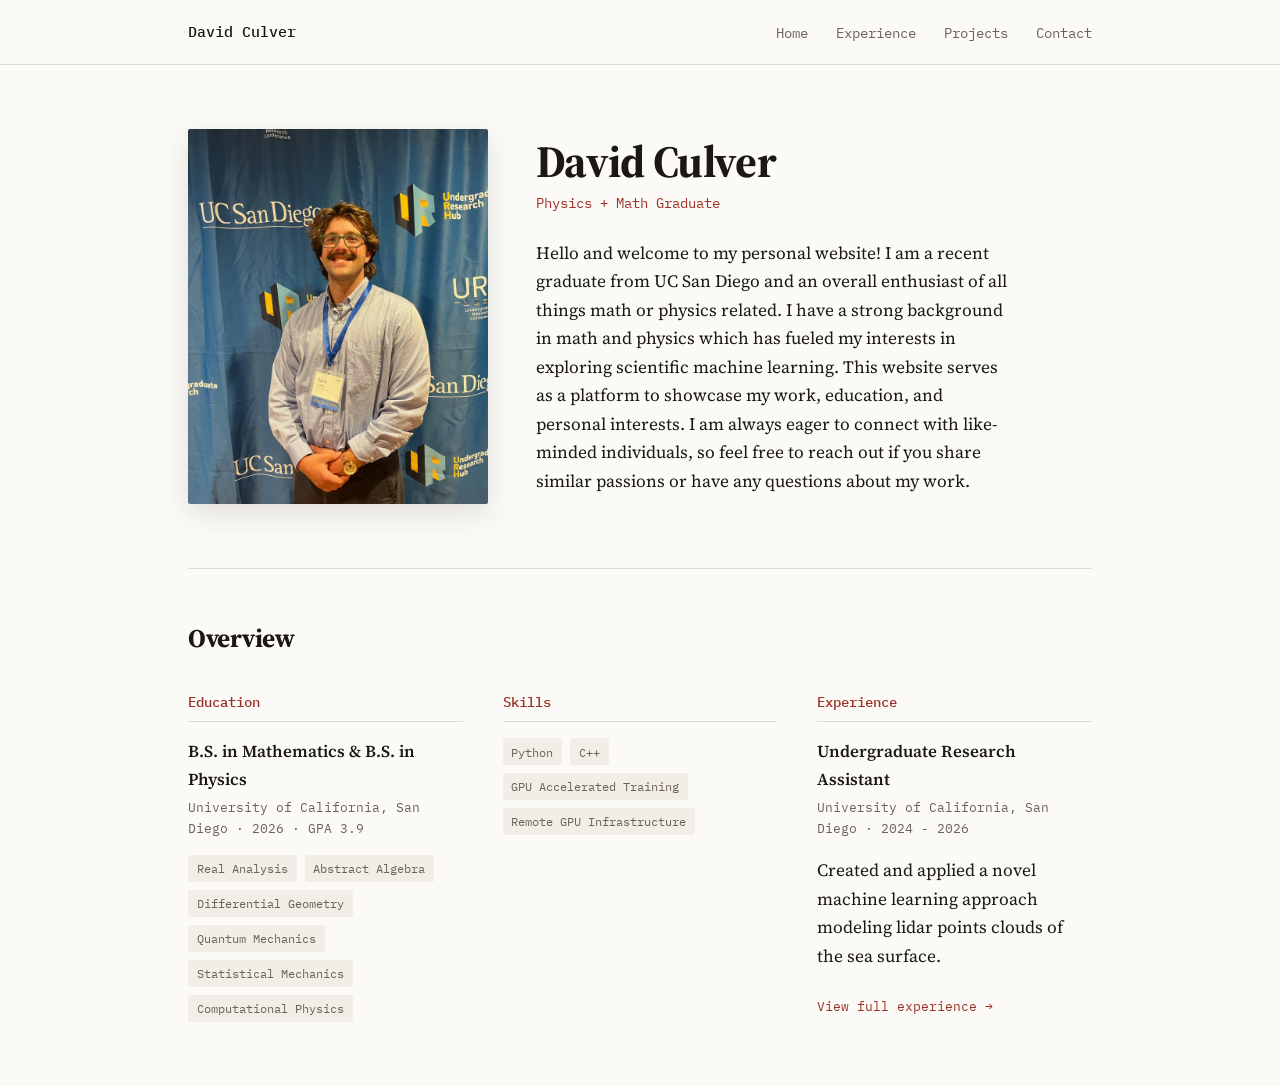
<file: index.html>
<!DOCTYPE html>
<html lang="en">
<head>
<meta charset="utf-8">
<meta name="viewport" content="width=device-width, initial-scale=1">
<title>David Culver</title>
<link rel="preconnect" href="https://fonts.googleapis.com">
<link rel="preconnect" href="https://fonts.gstatic.com" crossorigin>
<link href="https://fonts.googleapis.com/css2?family=IBM+Plex+Mono:wght@400;500&family=Source+Serif+4:opsz,wght@8..60,400..700&display=swap" rel="stylesheet">
<link rel="stylesheet" href="styles.css">
</head>
<body>

<header class="site-header">
  <a class="brand" href="index.html">David Culver</a>
  <nav>
    <ul class="nav-links">
      <li><a href="index.html">Home</a></li>
      <li><a href="experience.html">Experience</a></li>
      <li><a href="projects.html">Projects</a></li>
      <li><a href="contact.html">Contact</a></li>
    </ul>
  </nav>
</header>

<main>
  <section class="hero">
    <img src="images/conference.JPG" alt="David Culver wearing a presenter badge in front of the backdrop at the UC San Diego Undergraduate Research Conference" class="profile-photo">
    <div class="intro">
      <h1>David Culver</h1>
      <p class="tagline">Physics + Math Graduate </p>
      <p class="bio">
        Hello and welcome to my personal website! I am a recent graduate from UC San Diego and
        an overall enthusiast of all things math or physics related. I have a strong background
        in math and physics which has fueled my interests in exploring scientific machine learning.  
        
        This website serves as a platform to showcase my work, education, and personal interests. 
        I am always eager to connect with like-minded individuals, so feel free to reach out if you 
        share similar passions or have any questions about my work.
      </p>
    </div>
  </section>

  <section class="resume-overview">
    <h2 class="section-heading">Overview</h2>
    <div class="resume-grid">

      <div class="resume-block">
        <h3>Education</h3>
        <div class="resume-entry">
          <h4>B.S. in Mathematics &amp; B.S. in Physics</h4>
          <p class="entry-meta">University of California, San Diego &middot; 2026 &middot; GPA 3.9</p>
        </div>
        <ul class="tag-list">
          <li>Real Analysis</li>
          <li>Abstract Algebra</li>
          <li>Differential Geometry</li>
          <li>Quantum Mechanics</li>
          <li>Statistical Mechanics</li>
          <li>Computational Physics</li>
        </ul>
      </div>

      <div class="resume-block">
        <h3>Skills</h3>
        <ul class="tag-list">
          <li>Python</li>
          <li>C++</li>
          <li>GPU Accelerated Training</li>
          <li>Remote GPU Infrastructure</li>
        </ul>
      </div>

      <div class="resume-block">
        <h3>Experience</h3>
        <div class="resume-entry">
          <h4> Undergraduate Research Assistant</h4>
          <p class="entry-meta">University of California, San Diego &middot; 2024 - 2026</p>
          <p>Created and applied a novel machine learning approach modeling lidar points clouds of the sea surface.</p>
        </div>
        <a class="more-link" href="experience.html">View full experience &rarr;</a>
      </div>


    </div>
  </section>

</main>

</body>
</html>
</file>
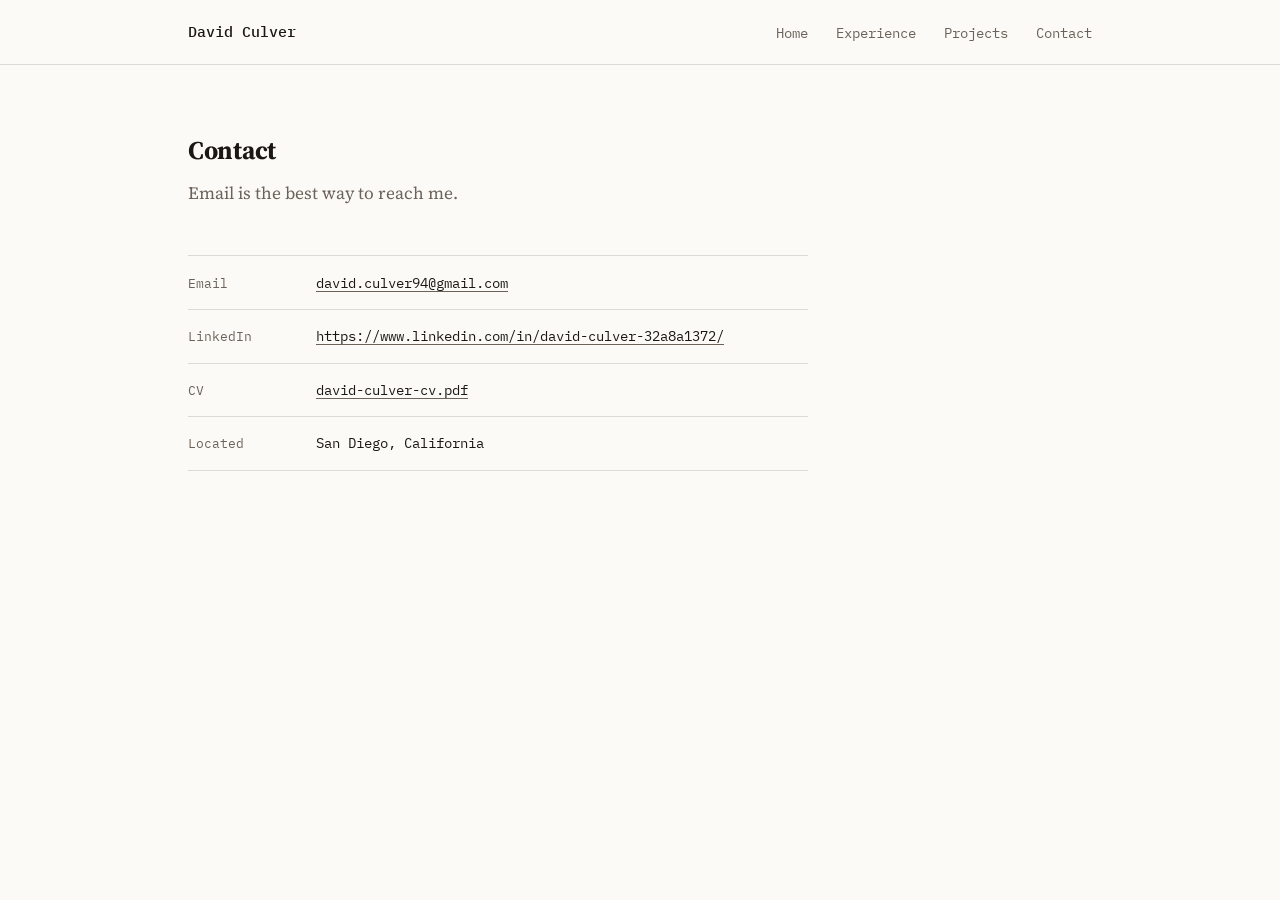
<file: contact.html>
<!DOCTYPE html>
<html lang="en">
<head>
<meta charset="utf-8">
<meta name="viewport" content="width=device-width, initial-scale=1">
<title>Contact &middot; David Culver</title>
<link rel="preconnect" href="https://fonts.googleapis.com">
<link rel="preconnect" href="https://fonts.gstatic.com" crossorigin>
<link href="https://fonts.googleapis.com/css2?family=IBM+Plex+Mono:wght@400;500&family=Source+Serif+4:opsz,wght@8..60,400..700&display=swap" rel="stylesheet">
<link rel="stylesheet" href="styles.css">
</head>
<body>

<header class="site-header">
  <a class="brand" href="index.html">David Culver</a>
  <nav>
    <ul class="nav-links">
      <li><a href="index.html">Home</a></li>
      <li><a href="experience.html">Experience</a></li>
      <li><a href="projects.html">Projects</a></li>
      <li><a href="contact.html">Contact</a></li>
    </ul>
  </nav>
</header>

<main>
  <div class="page-header">
    <h2 class="section-heading">Contact</h2>
    <p class="page-subtitle">
      Email is the best way to reach me.
    </p>
  </div>

  <div class="contact-list">

    <div class="contact-row">
      <span class="contact-label">Email</span>
      <span class="contact-value">
        <a href="mailto:david.culver94@gmail.com">david.culver94@gmail.com</a>
      </span>
    </div>

    <!-- TODO: replace the href below with your actual LinkedIn profile URL -->
    <div class="contact-row">
      <span class="contact-label">LinkedIn</span>
      <span class="contact-value">
        <a href="https://www.linkedin.com/in/david-culver-32a8a1372/" target="_blank" rel="noopener noreferrer">https://www.linkedin.com/in/david-culver-32a8a1372/</a>
      </span>
    </div>

    <!-- TODO: add the PDF at files/david-culver-cv.pdf for this link to resolve -->
    <div class="contact-row">
      <span class="contact-label">CV</span>
      <span class="contact-value">
        <a href="files/david-culver-cv.pdf" target="_blank" rel="noopener noreferrer">david-culver-cv.pdf</a>
      </span>
    </div>

    <div class="contact-row">
      <span class="contact-label">Located</span>
      <span class="contact-value">San Diego, California</span>
    </div>

  </div>
</main>

</body>
</html>
</file>
<file: styles.css>
:root {
  color-scheme: light dark;

  --font-body: "Source Serif 4", Charter, Georgia, "Times New Roman", serif;
  --font-ui: "IBM Plex Mono", ui-monospace, "SFMono-Regular", Consolas, monospace;

  /* Light theme (default) */
  --bg: #fbfaf7;
  --bg-elevated: #f2eee7;
  --text: #1a1714;
  --text-muted: #6b6259;
  --accent: #9c3025;
  --border: rgba(26, 23, 20, 0.14);
  --shadow: rgba(60, 45, 35, 0.13);
}

@media (prefers-color-scheme: dark) {
  :root {
    --bg: #14110f;
    --bg-elevated: #1e1a17;
    --text: #f0ebe4;
    --text-muted: #a2978a;
    --accent: #e07a63;
    --border: rgba(240, 235, 228, 0.11);
    --shadow: rgba(0, 0, 0, 0.45);
  }
}

* {
  box-sizing: border-box;
}

body {
  margin: 0;
  background: var(--bg);
  color: var(--text);
  font-family: var(--font-body);
  font-size: 1.08rem;
  line-height: 1.65;
  -webkit-font-smoothing: antialiased;
}

/* Content links */

main a {
  color: var(--text);
  text-decoration: underline;
  text-decoration-color: var(--text-muted);
  text-underline-offset: 0.2em;
  transition: color 0.15s ease, text-decoration-color 0.15s ease;
}

main a:visited {
  color: var(--text);
}

main a:hover {
  color: var(--accent);
  text-decoration-color: var(--accent);
}

/* Header */

.site-header {
  display: flex;
  align-items: center;
  justify-content: space-between;
  flex-wrap: wrap;
  gap: 1rem;
  padding: 1.1rem max(3rem, calc((100% - 1000px) / 2 + 3rem));
  background: var(--bg);
  border-bottom: 1px solid var(--border);
  position: sticky;
  top: 0;
  z-index: 100;
}

.brand {
  font-family: var(--font-ui);
  font-weight: 500;
  font-size: 0.95rem;
  color: var(--text);
  text-decoration: none;
}


.nav-links {
  display: flex;
  flex-wrap: wrap;
  gap: 1.75rem;
  list-style: none;
  margin: 0;
  padding: 0;
}

.nav-links a {
  font-family: var(--font-ui);
  color: var(--text-muted);
  text-decoration: none;
  font-size: 0.85rem;
  transition: color 0.15s ease;
}

.nav-links a:hover {
  color: var(--accent);
}

/* Main / hero */

main {
  max-width: 1000px;
  margin: 0 auto;
  padding: 4rem 3rem;
}

.hero {
  display: flex;
  align-items: center;
  gap: 3rem;
  flex-wrap: wrap;
}

.profile-photo {
  width: min(300px, 38vw);
  aspect-ratio: 4 / 5;
  object-fit: cover;
  object-position: center top;
  border-radius: 2px;
  box-shadow: 0 10px 28px var(--shadow);
  flex-shrink: 0;
}

.intro {
  max-width: 480px;
}

.intro h1 {
  margin: 0 0 0.3rem;
  font-size: clamp(2.1rem, 5vw, 2.8rem);
  font-weight: 700;
  line-height: 1.1;
  letter-spacing: -0.015em;
}

.tagline {
  font-family: var(--font-ui);
  margin: 0 0 1.5rem;
  color: var(--accent);
  font-size: 0.9rem;
}

.bio {
  margin: 0;
  color: var(--text);
}

/* Resume overview */

.resume-overview {
  margin-top: 4rem;
  padding-top: 3rem;
  border-top: 1px solid var(--border);
}

.section-heading {
  margin: 0 0 2rem;
  font-size: 1.6rem;
  font-weight: 700;
  letter-spacing: -0.01em;
}

.resume-grid {
  display: grid;
  grid-template-columns: repeat(auto-fit, minmax(220px, 1fr));
  gap: 2.5rem;
}

.resume-block h3 {
  font-family: var(--font-ui);
  margin: 0 0 1rem;
  padding-bottom: 0.5rem;
  border-bottom: 1px solid var(--border);
  color: var(--accent);
  font-size: 0.85rem;
  font-weight: 500;
}

.resume-entry {
  margin-bottom: 1rem;
}

.resume-entry h4 {
  margin: 0 0 0.2rem;
  font-size: 1.05rem;
  font-weight: 600;
}

.entry-meta {
  font-family: var(--font-ui);
  margin: 0 0 0.5rem;
  color: var(--text-muted);
  font-size: 0.8rem;
}

.tag-list {
  display: flex;
  flex-wrap: wrap;
  gap: 0.5rem;
  list-style: none;
  margin: 0.75rem 0 0;
  padding: 0;
}

.tag-list li {
  font-family: var(--font-ui);
  background: var(--bg-elevated);
  border-radius: 2px;
  padding: 0.2rem 0.55rem;
  color: var(--text-muted);
  font-size: 0.78rem;
}

.more-link {
  font-family: var(--font-ui);
  display: inline-block;
  margin-top: 0.5rem;
  color: var(--accent);
  text-decoration: none;
  font-size: 0.8rem;
}

.more-link:hover {
  text-decoration: underline;
}

/* Detail pages (e.g. experience.html) */

.page-header {
  max-width: 700px;
  margin-bottom: 3rem;
}

.page-header .section-heading {
  margin-bottom: 0.5rem;
}

.page-subtitle {
  margin: 0;
  color: var(--text-muted);
}

.detail-section {
  margin-bottom: 4rem;
  padding-top: 3rem;
  border-top: 1px solid var(--border);
}

.detail-section:first-of-type {
  padding-top: 0;
  border-top: none;
}

.detail-entry {
  margin-bottom: 2rem;
}

.detail-entry:last-child {
  margin-bottom: 0;
}

.entry-header {
  display: flex;
  flex-wrap: wrap;
  align-items: baseline;
  justify-content: space-between;
  gap: 0.5rem 1.5rem;
}

.entry-header h4 {
  margin: 0;
  font-size: 1.1rem;
  font-weight: 600;
}

.entry-dates {
  font-family: var(--font-ui);
  color: var(--text-muted);
  font-size: 0.8rem;
  white-space: nowrap;
}

.entry-location {
  margin: 0.15rem 0 0;
  color: var(--text-muted);
  font-size: 0.9rem;
  font-style: italic;
}

.entry-bullets {
  margin: 0.6rem 0 0;
  padding-left: 1.2rem;
  color: var(--text);
}

.entry-bullets li {
  margin-bottom: 0.4rem;
}

.entry-bullets li::marker {
  color: var(--accent);
}

.subsection {
  margin-top: 2.5rem;
}

.subsection h3 {
  font-family: var(--font-ui);
  margin: 0 0 1rem;
  color: var(--accent);
  font-size: 0.85rem;
  font-weight: 500;
}

.placeholder-note {
  color: var(--text-muted);
  font-size: 0.85rem;
  font-style: italic;
}

/* Contact */

.contact-list {
  max-width: 620px;
}

.contact-row {
  display: flex;
  flex-wrap: wrap;
  align-items: baseline;
  gap: 0.25rem 2rem;
  padding: 0.9rem 0;
  border-bottom: 1px solid var(--border);
}

.contact-row:first-child {
  border-top: 1px solid var(--border);
}

.contact-label {
  font-family: var(--font-ui);
  flex: 0 0 6rem;
  color: var(--text-muted);
  font-size: 0.8rem;
}

.contact-value {
  font-family: var(--font-ui);
  font-size: 0.9rem;
}

/* Projects */

.project-list {
  display: flex;
  flex-direction: column;
  gap: 3rem;
}

.project {
  display: grid;
  grid-template-columns: minmax(0, 5fr) minmax(0, 7fr);
  gap: 2.5rem;
  align-items: start;
  padding-top: 3rem;
  border-top: 1px solid var(--border);
}

.project:first-child {
  padding-top: 0;
  border-top: none;
}

.project-media {
  position: sticky;
  top: 6rem;
  z-index: 1;
}

.project-image {
  display: block;
  width: 100%;
  height: auto;
  border-radius: 2px;
  border: 1px solid var(--border);
}

.project-image-placeholder {
  display: flex;
  align-items: center;
  justify-content: center;
  width: 100%;
  aspect-ratio: 4 / 3;
  border: 1px dashed var(--border);
  border-radius: 2px;
  background: var(--bg-elevated);
  color: var(--text-muted);
  font-family: var(--font-ui);
  font-size: 0.8rem;
}

.project-body h3 {
  margin: 0;
  font-size: 1.25rem;
  font-weight: 600;
}

.project-summary {
  margin: 0.75rem 0 0;
  color: var(--text);
}

.project-label {
  font-family: var(--font-ui);
  margin: 1.5rem 0 0.5rem;
  color: var(--text-muted);
  font-size: 0.8rem;
  font-weight: 400;
}

.project-links {
  font-family: var(--font-ui);
  display: flex;
  flex-wrap: wrap;
  gap: 1.25rem;
  margin: 1.5rem 0 0;
  font-size: 0.85rem;
}

@media (max-width: 700px) {
  .project {
    grid-template-columns: 1fr;
    gap: 1.5rem;
  }

  .project-media {
    position: static;
  }
}
</file>
